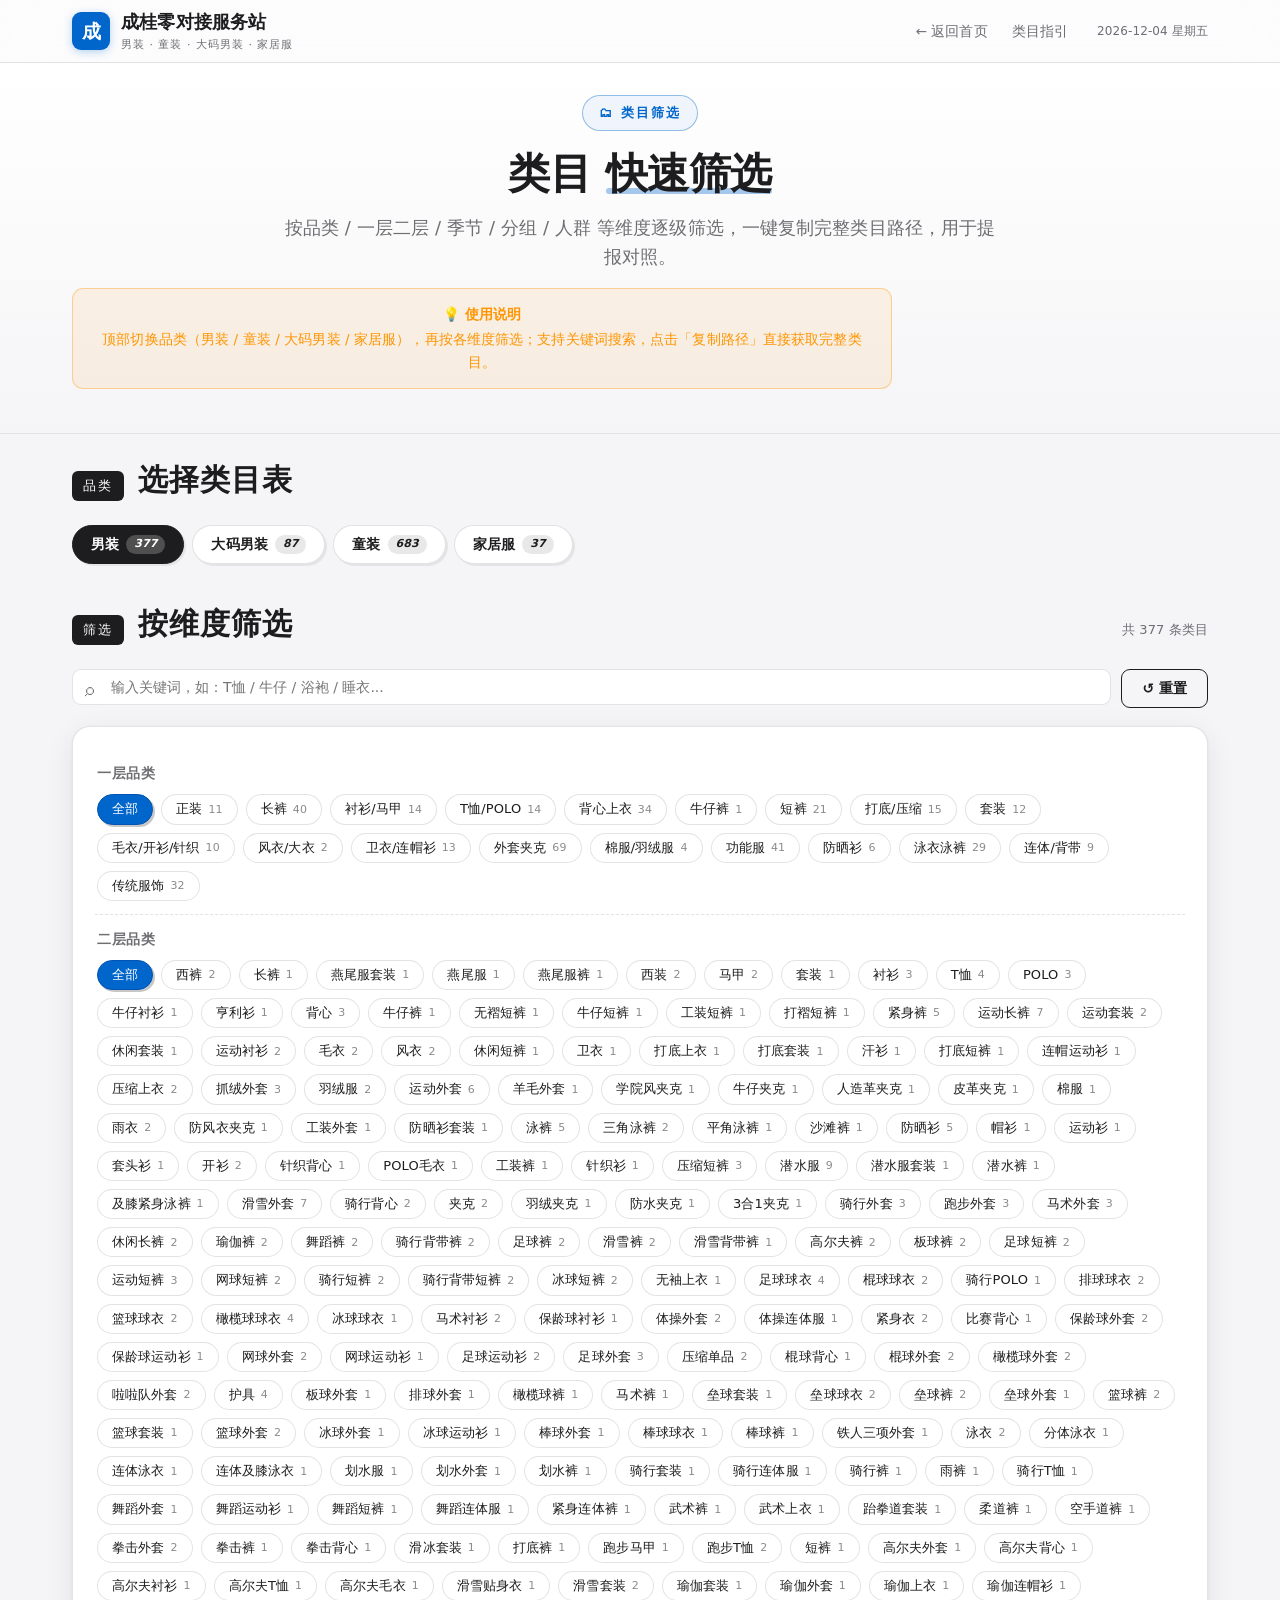
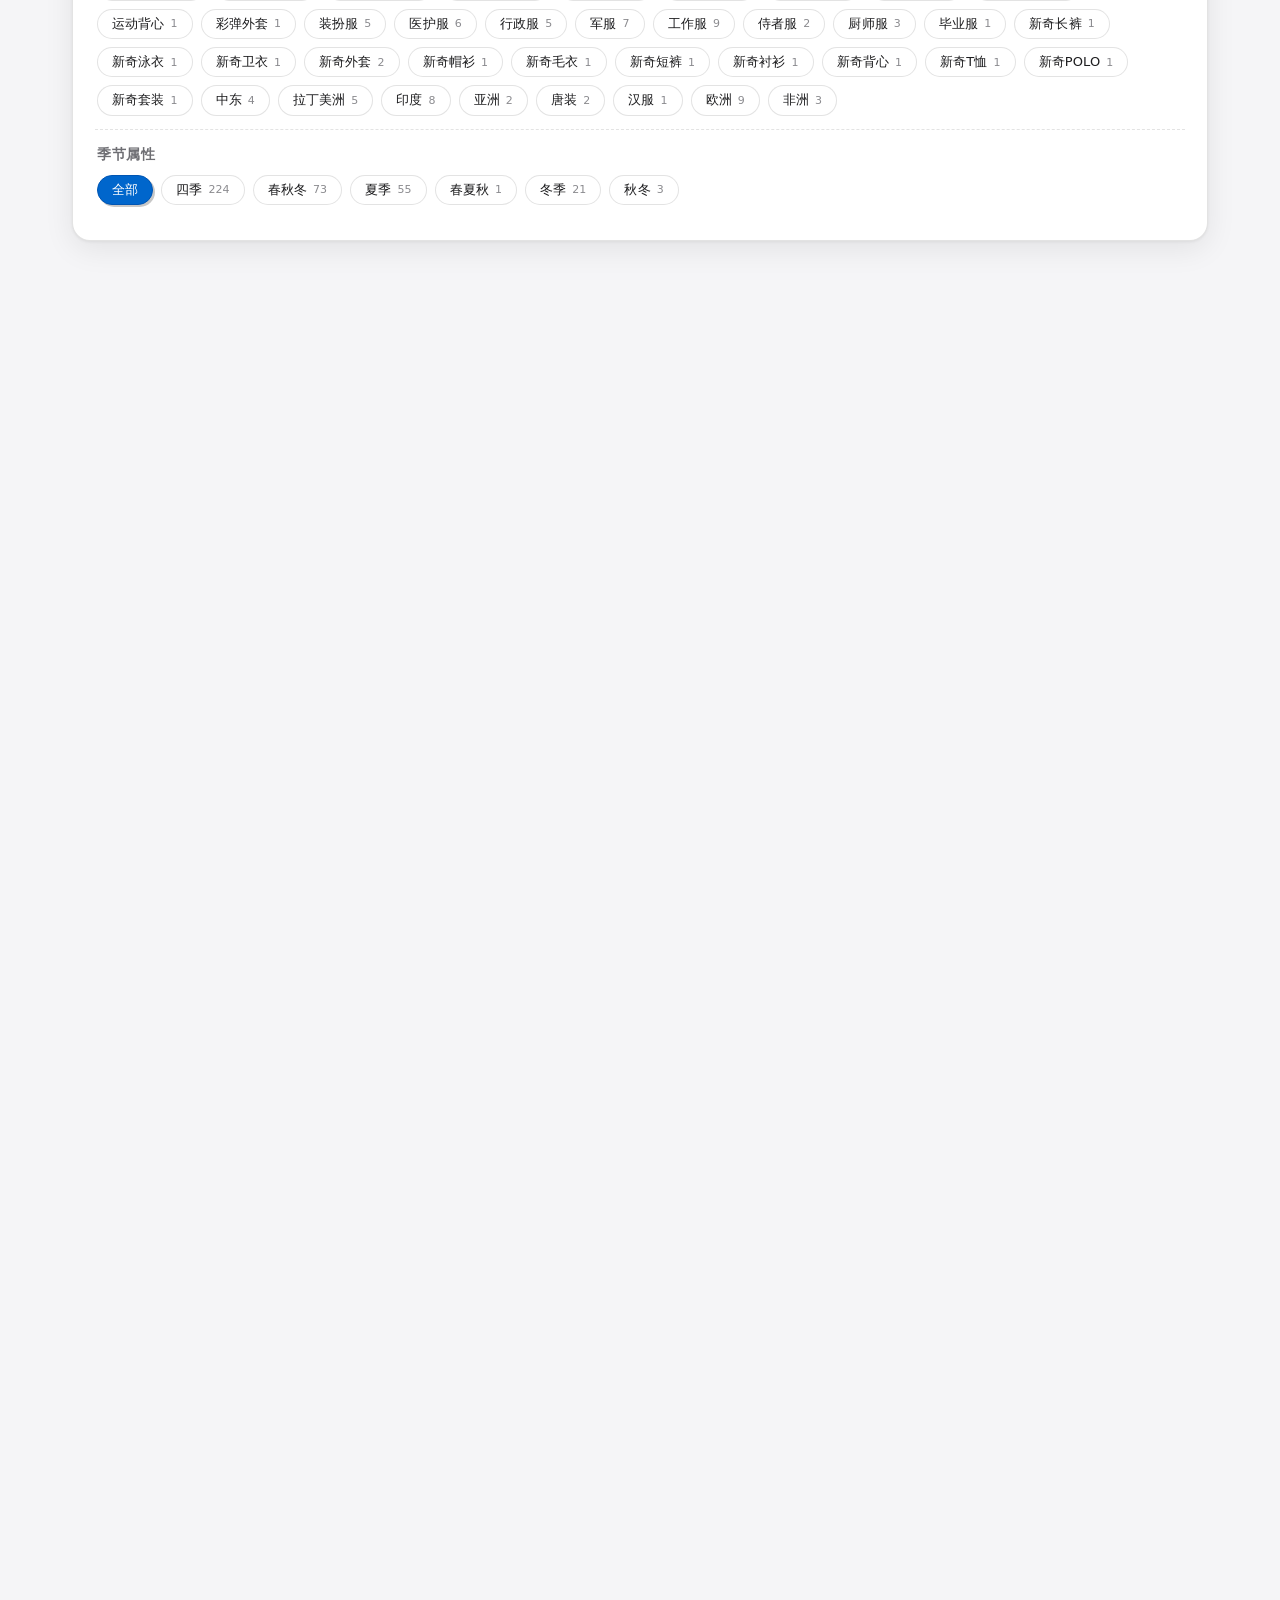
<file: category.html>
<!DOCTYPE html>
<html lang="zh-CN">
<head>
<meta charset="utf-8">
<meta name="viewport" content="width=device-width,initial-scale=1">
<title>类目筛选 | 成桂零对接服务站</title>
<link rel="icon" href="data:image/svg+xml,%3Csvg xmlns='http://www.w3.org/2000/svg' viewBox='0 0 100 100'%3E%3Crect width='100' height='100' rx='22' fill='%230066CC'/%3E%3Ctext x='50' y='70' font-size='56' text-anchor='middle' fill='%23fff' font-family='serif'%3E成%3C/text%3E%3C/svg%3E">
<link rel="stylesheet" href="elements/style.css">
</head>
<body>

<header class="topbar">
  <div class="wrap">
    <a class="brand" href="index.html">
      <span class="seal">成</span>
      <span>
        <span class="bt">成桂零对接服务站</span>
        <span class="bs">男装 · 童装 · 大码男装 · 家居服</span>
      </span>
    </a>
    <nav class="topnav">
      <a href="index.html">← 返回首页</a>
      <a href="index.html#sec-cat">类目指引</a>
    </nav>
    <span class="today js-date"></span>
  </div>
</header>

<section class="hero" style="padding:32px 0 28px">
  <div class="wrap">
    <span class="tagline">🗂 类目筛选</span>
    <h1 style="font-size:clamp(26px,4vw,42px)">类目 <span class="hl">快速筛选</span></h1>
    <p class="sub">按品类 / 一层二层 / 季节 / 分组 / 人群 等维度逐级筛选，一键复制完整类目路径，用于提报对照。</p>
    <div class="banner warn" style="max-width:820px">
      <div><b>💡 使用说明</b>顶部切换品类（男装 / 童装 / 大码男装 / 家居服），再按各维度筛选；支持关键词搜索，点击「复制路径」直接获取完整类目。</div>
    </div>
  </div>
</section>

<main class="wrap">
  <!-- 品类 Tab -->
  <section class="sec reveal" style="padding-top:20px">
    <div class="sec-head">
      <span class="sec-no">品类</span>
      <h2 class="sec-title">选择类目表</h2>
    </div>
    <div class="regiontabs" id="catTabs"></div>
  </section>

  <!-- 维度 + 搜索 -->
  <section class="sec reveal" style="padding-top:8px">
    <div class="sec-head">
      <span class="sec-no">筛选</span>
      <h2 class="sec-title">按维度筛选</h2>
      <span class="sec-sub" id="resultCount"></span>
    </div>
    <div class="searchbar">
      <div class="inwrap">
        <input type="search" id="kw" placeholder="输入关键词，如：T恤 / 牛仔 / 浴袍 / 睡衣...">
      </div>
      <button type="button" class="btn ghost" id="resetBtn">↺ 重置</button>
    </div>
    <div class="card" id="dims"><span class="loading"><span class="dot"></span><span class="dot"></span><span class="dot"></span> 加载中...</span></div>
  </section>

  <!-- 结果 -->
  <section class="sec reveal" style="padding-top:8px">
    <div class="card" id="results"><span class="loading"><span class="dot"></span><span class="dot"></span><span class="dot"></span> 加载中...</span></div>
  </section>
</main>

<footer class="footer">
  <div class="wrap">
    <div><b>成桂零对接服务站</b><br>类目筛选工具 · 男装 / 童装 / 大码男装 / 家居服</div>
    <div class="dis">
    </div>
    <div><span style="cursor:pointer" class="backtop" onclick="window.scrollTo({top:0,behavior:'smooth'})">↑ 返回顶部</span></div>
  </div>
</footer>

<script src="elements/data-full-categories.js"></script>
<script src="elements/common.js"></script>
<script src="elements/category-filter.js"></script>
</body>
</html>
</file>
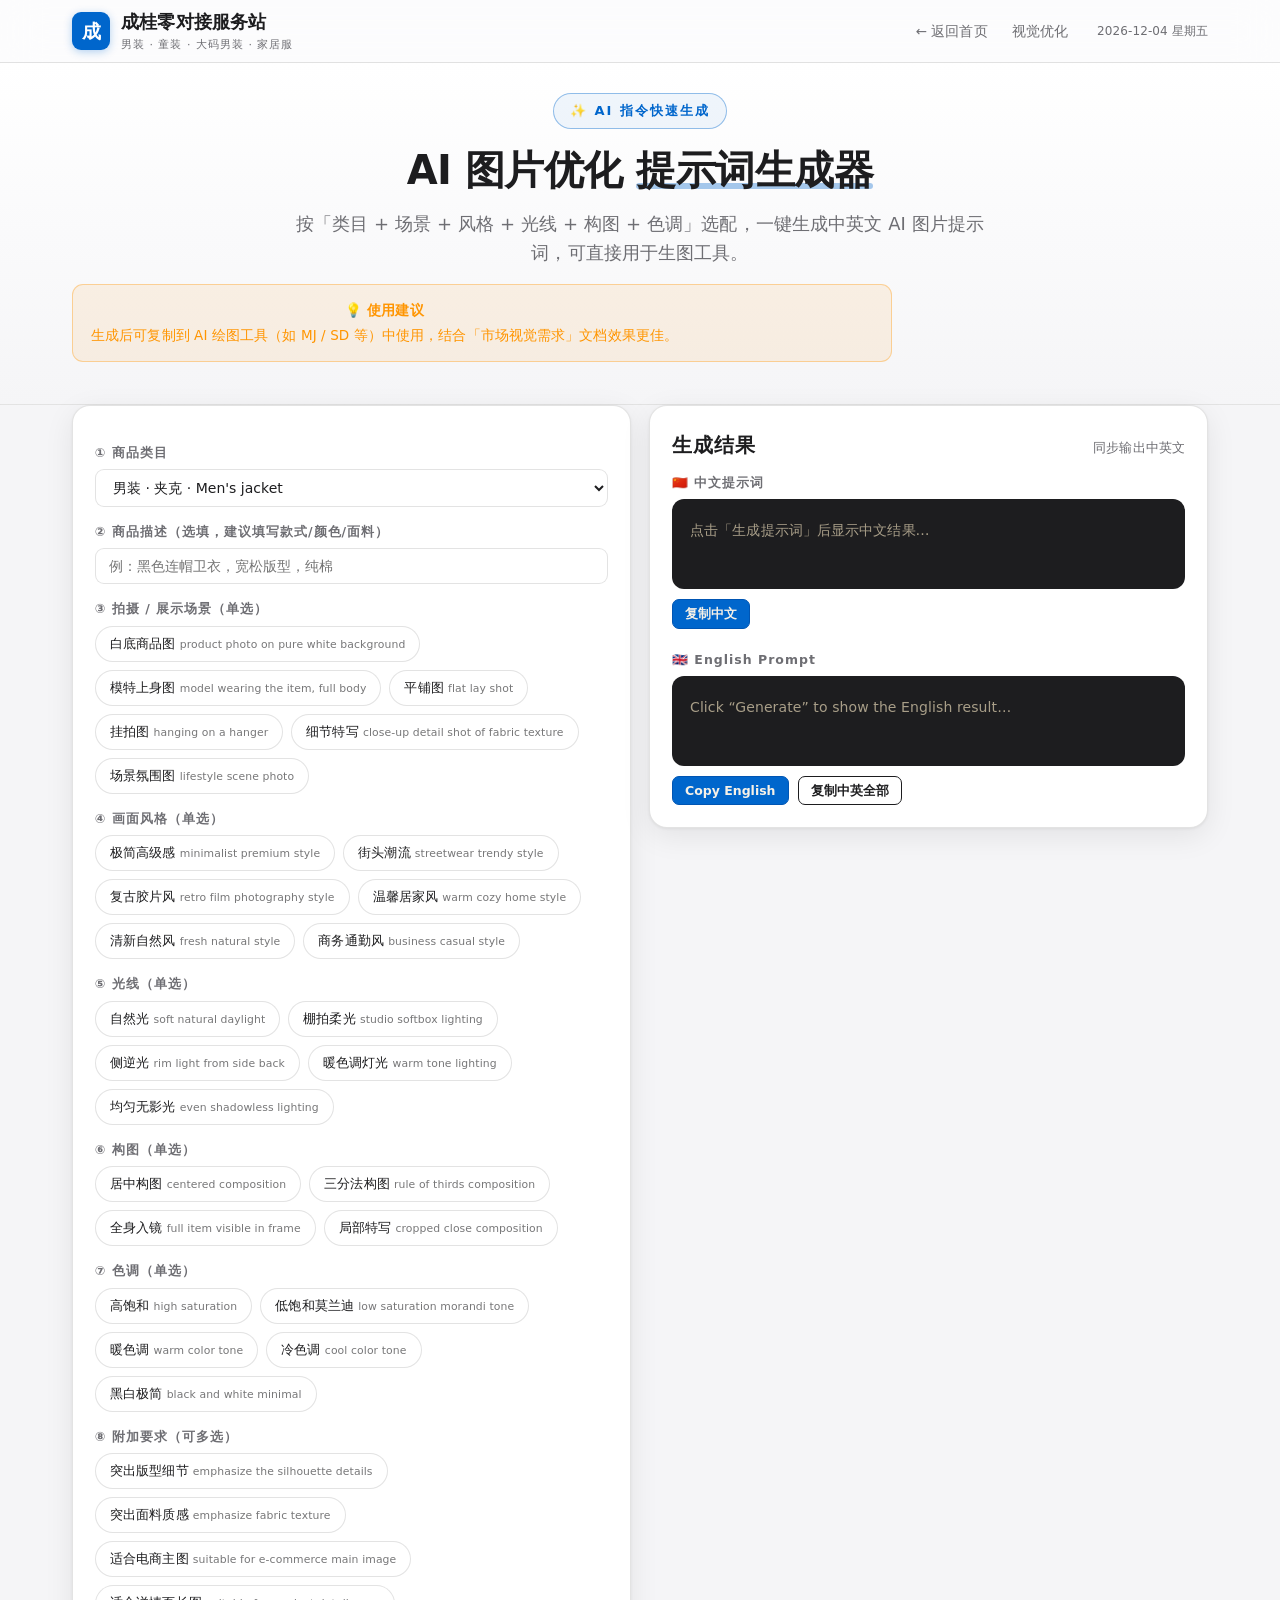
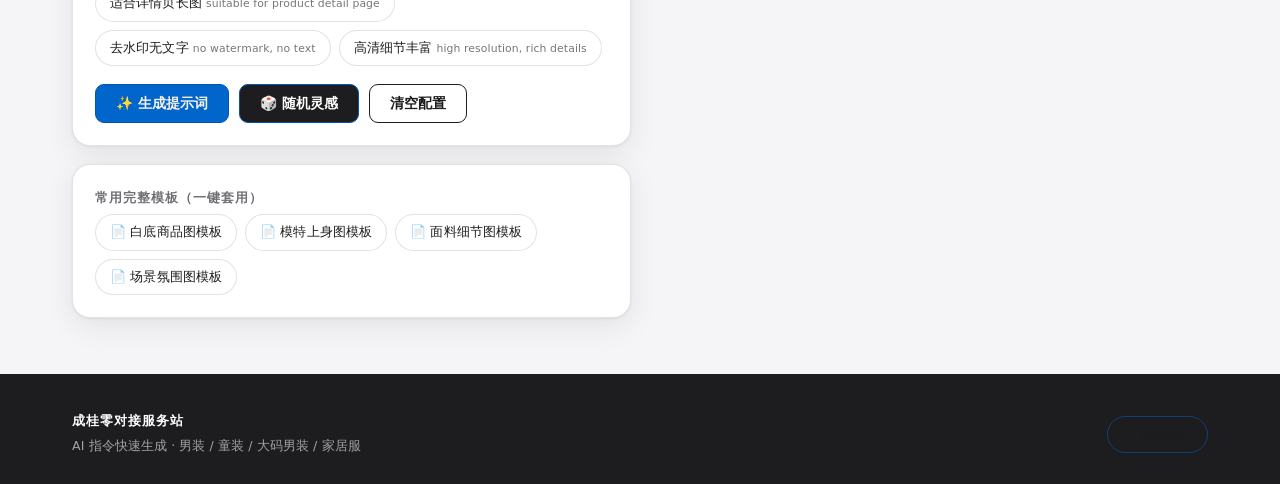
<file: image-optimization.html>
<!DOCTYPE html>
<html lang="zh-CN">
<head>
<meta charset="utf-8">
<meta name="viewport" content="width=device-width,initial-scale=1">
<title>AI 指令快速生成 | 成桂零对接服务站</title>
<link rel="icon" href="data:image/svg+xml,%3Csvg xmlns='http://www.w3.org/2000/svg' viewBox='0 0 100 100'%3E%3Crect width='100' height='100' rx='22' fill='%23b23a2e'/%3E%3Ctext x='50' y='70' font-size='56' text-anchor='middle' fill='%23fff8ec' font-family='serif'%3E成%3C/text%3E%3C/svg%3E">
<link rel="stylesheet" href="elements/style.css">
</head>
<body>

<header class="topbar">
  <div class="wrap">
    <a class="brand" href="index.html">
      <span class="seal">成</span>
      <span>
        <span class="bt">成桂零对接服务站</span>
        <span class="bs">男装 · 童装 · 大码男装 · 家居服</span>
      </span>
    </a>
    <nav class="topnav">
      <a href="index.html">← 返回首页</a>
      <a href="index.html#sec-visual">视觉优化</a>
    </nav>
    <span class="today js-date"></span>
  </div>
</header>

<section class="hero" style="padding:30px 0 26px">
  <div class="wrap">
    <span class="tagline">✨ AI 指令快速生成</span>
    <h1 style="font-size:clamp(26px,4vw,40px)">AI 图片优化 <span class="hl">提示词生成器</span></h1>
    <p class="sub">按「类目 + 场景 + 风格 + 光线 + 构图 + 色调」选配，一键生成中英文 AI 图片提示词，可直接用于生图工具。</p>
    <div class="banner warn" style="max-width:820px">
      <div><b>💡 使用建议</b>生成后可复制到 AI 绘图工具（如 MJ / SD 等）中使用，结合「市场视觉需求」文档效果更佳。</div>
    </div>
  </div>
</section>

<main class="wrap">
  <div class="grid g2">

    <!-- 左：配置区 -->
    <div>
      <div class="card reveal">
        <label class="label" for="catSel">① 商品类目</label>
        <select id="catSel"></select>

        <label class="label" for="descInput">② 商品描述（选填，建议填写款式/颜色/面料）</label>
        <input type="text" id="descInput" placeholder="例：黑色连帽卫衣，宽松版型，纯棉">

        <label class="label">③ 拍摄 / 展示场景（单选）</label>
        <div class="chipgroup" id="chpScene"></div>

        <label class="label">④ 画面风格（单选）</label>
        <div class="chipgroup" id="chpStyle"></div>

        <label class="label">⑤ 光线（单选）</label>
        <div class="chipgroup" id="chpLight"></div>

        <label class="label">⑥ 构图（单选）</label>
        <div class="chipgroup" id="chpShot"></div>

        <label class="label">⑦ 色调（单选）</label>
        <div class="chipgroup" id="chpTone"></div>

        <label class="label">⑧ 附加要求（可多选）</label>
        <div class="chipgroup" id="chpExtra"></div>

        <div style="display:flex;gap:10px;flex-wrap:wrap;margin-top:18px">
          <button type="button" class="btn accent" onclick="doBuild()">✨ 生成提示词</button>
          <button type="button" class="btn gold" onclick="doRandom()">🎲 随机灵感</button>
          <button type="button" class="btn ghost" onclick="doClear()">清空配置</button>
        </div>
      </div>

      <div class="card reveal" style="margin-top:18px">
        <label class="label" style="margin-top:0">常用完整模板（一键套用）</label>
        <div class="chipgroup" id="tplList"></div>
      </div>
    </div>

    <!-- 右：输出区 -->
    <div>
      <div class="card reveal">
        <div class="sec-head" style="margin-bottom:10px">
          <h2 class="sec-title" style="font-size:20px">生成结果</h2>
          <span class="sec-sub">同步输出中英文</span>
        </div>
        <label class="label" style="margin-top:0" id="cnLabel">🇨🇳 中文提示词</label>
        <div class="prompt-out" id="outCn"><span class="ph">点击「生成提示词」后显示中文结果…</span></div>
        <div style="display:flex;gap:9px;margin:10px 0 20px">
          <button type="button" class="btn sm accent" onclick="copyOut(0)">复制中文</button>
        </div>

        <label class="label" id="enLabel">🇬🇧 English Prompt</label>
        <div class="prompt-out" id="outEn"><span class="ph">Click “Generate” to show the English result…</span></div>
        <div style="display:flex;gap:9px;margin-top:10px">
          <button type="button" class="btn sm accent" onclick="copyOut(1)">Copy English</button>
          <button type="button" class="btn sm ghost" onclick="copyOut(2)">复制中英全部</button>
        </div>
      </div>
    </div>

  </div>
</main>

<footer class="footer">
  <div class="wrap">
    <div><b>成桂零对接服务站</b><br>AI 指令快速生成 · 男装 / 童装 / 大码男装 / 家居服</div>
    <div class="dis">
    </div>
    <div><span style="cursor:pointer" class="backtop" onclick="window.scrollTo({top:0,behavior:'smooth'})">↑ 返回顶部</span></div>
  </div>
</footer>

<script src="elements/data-visual-prompts.js"></script>
<script src="elements/common.js"></script>
<script>
(function(){
  var V=window.CGL_VISUAL;
  var $=function(id){return document.getElementById(id);};
  var groups=['scene','style','light','shot','tone','extra'];
  var picked={scene:-1,style:-1,light:-1,shot:-1,tone:-1,extra:[]};
  var last={cn:'',en:''};

  function elData(g){ return {scene:V.scenes,style:V.styles,light:V.lights,shot:V.shots,tone:V.tones,extra:V.extra}[g]; }

  function renderCats(){
    var s=$('catSel');
    var h='';
    for(var i=0;i<V.categories.length;i++){
      h+='<option value="'+i+'">'+CGL.esc(V.categories[i].cn)+' · '+CGL.esc(V.categories[i].en)+'</option>';
    }
    s.innerHTML=h;
  }

  function renderChips(){
    var ids={scene:'chpScene',style:'chpStyle',light:'chpLight',shot:'chpShot',tone:'chpTone',extra:'chpExtra'};
    for(var g=0;g<groups.length;g++){
      var key=groups[g];
      var list=elData(key);
      var h='';
      for(var i=0;i<list.length;i++){
        var on = key==='extra' ? (picked.extra.indexOf(i)>=0) : (picked[key]===i);
        h+='<span class="chip'+(on?' on':'')+'" data-g="'+key+'" data-i="'+i+'">'+CGL.esc(list[i].cn)+' <small style="opacity:.6">'+CGL.esc(list[i].en)+'</small></span>';
      }
      $(ids[key]).innerHTML=h;
    }
    var chips=document.querySelectorAll('.chip');
    for(var c=0;c<chips.length;c++){
      (function(ch){
        ch.addEventListener('click',function(){
          var g=ch.getAttribute('data-g');
          var i=Number(ch.getAttribute('data-i'));
          if(g==='extra'){
            var idx=picked.extra.indexOf(i);
            if(idx>=0) picked.extra.splice(idx,1); else picked.extra.push(i);
            ch.classList.toggle('on');
          }else{
            if(picked[g]===i){ picked[g]=-1; ch.classList.remove('on'); }
            else{
              picked[g]=i;
              var sib=document.querySelectorAll('.chip[data-g="'+g+'"]');
              for(var s=0;s<sib.length;s++) sib[s].classList.remove('on');
              ch.classList.add('on');
            }
          }
        });
      })(chips[c]);
    }
  }

  function renderTpl(){
    var h='';
    for(var i=0;i<V.templates.length;i++){
      h+='<span class="chip" data-i="'+i+'">📄 '+CGL.esc(V.templates[i].name)+'</span>';
    }
    $('tplList').innerHTML=h;
    var chips=$('tplList').querySelectorAll('.chip');
    for(var c=0;c<chips.length;c++){
      (function(ch){
        ch.addEventListener('click',function(){
          var t=V.templates[Number(ch.getAttribute('data-i'))];
          last={cn:t.cn,en:t.en};
          $('outCn').textContent=t.cn;
          $('outEn').textContent=t.en;
          CGL.toast('已套用模板，可复制');
        });
      })(chips[c]);
    }
  }

  function buildPrompt(){
    var cat=V.categories[Number($('catSel').value)];
    var desc=$('descInput').value.trim();
    function w(key){
      var i=picked[key];
      if(i<0||i===undefined||i===null) return null;
      return elData(key)[i];
    }
    var sc=w('scene'), st=w('style'), li=w('light'), sh=w('shot'), to=w('tone');
    var exts=picked.extra.map(function(i){return V.extra[i];});

    var cnParts=['商品类目：'+cat.cn];
    if(desc) cnParts.push('商品描述：'+desc);
    var req=[];
    if(sc) req.push(sc.cn);
    if(st) req.push(st.cn);
    if(li) req.push(li.cn);
    if(sh) req.push(sh.cn);
    if(to) req.push(to.cn);
    exts.forEach(function(e){ req.push(e.cn); });
    cnParts.push('拍摄要求：'+req.join('，'));
    var cn=cnParts.join('。')+'。';

    var enParts=['Product: '+cat.en+'.'];
    if(desc){ enParts.push('Item description: '+desc+'.'); }
    var reqEn=[];
    if(sc) reqEn.push(sc.en);
    if(st) reqEn.push(st.en);
    if(li) reqEn.push(li.en);
    if(sh) reqEn.push(sh.en);
    if(to) reqEn.push(to.en);
    exts.forEach(function(e){ reqEn.push(e.en); });
    if(reqEn.length) enParts.push('Shooting requirements: '+reqEn.join(', ')+'.');
    var en=enParts.join(' ');

    return {cn:cn,en:en};
  }

  window.doBuild=function(){
    var r=buildPrompt();
    last=r;
    $('outCn').textContent=r.cn;
    $('outEn').textContent=r.en;
    CGL.toast('已生成提示词');
  };

  window.doRandom=function(){
    function ri(n){ return Math.floor(Math.random()*n); }
    picked.scene=ri(V.scenes.length);
    picked.style=ri(V.styles.length);
    picked.light=ri(V.lights.length);
    picked.shot=ri(V.shots.length);
    picked.tone=ri(V.tones.length);
    picked.extra=[];
    var n=Math.floor(Math.random()*3);
    for(var i=0;i<n;i++) picked.extra.push(ri(V.extra.length));
    renderChips();
    window.doBuild();
  };

  window.doClear=function(){
    picked={scene:-1,style:-1,light:-1,shot:-1,tone:-1,extra:[]};
    $('descInput').value='';
    renderChips();
    CGL.toast('已清空配置');
  };

  window.copyOut=function(t){
    var txt= t===0?last.cn : (t===1?last.en : (last.cn+'\n\n'+last.en));
    if(!txt){ CGL.toast('请先生成提示词'); return; }
    CGL.copyText(txt);
  };

  document.addEventListener('DOMContentLoaded',function(){
    if(!V){ document.querySelector('main').innerHTML='<p class="ph" style="padding:40px">未找到配置数据文件 elements/data-visual-prompts.js</p>'; return; }
    renderCats();
    renderChips();
    renderTpl();
  });
})();
</script>
</body>
</html>
</file>
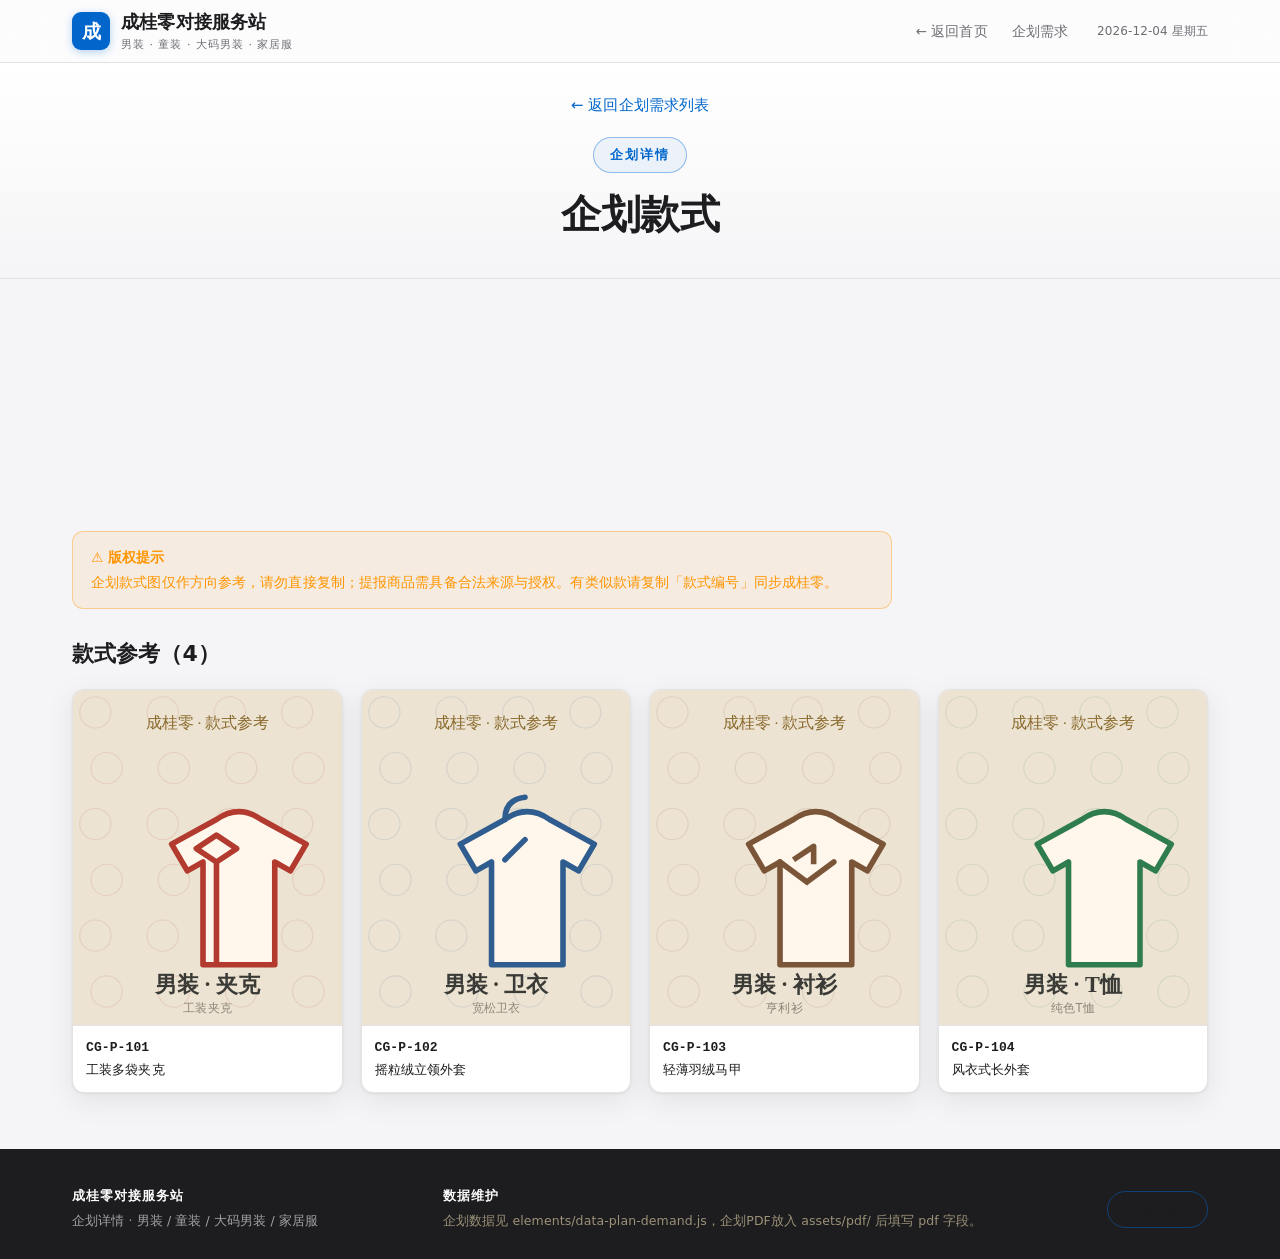
<file: plan-detail.html>
<!DOCTYPE html>
<html lang="zh-CN">
<head>
<meta charset="utf-8">
<meta name="viewport" content="width=device-width,initial-scale=1">
<title>企划详情 | 成桂零对接服务站</title>
<link rel="icon" href="data:image/svg+xml,%3Csvg xmlns='http://www.w3.org/2000/svg' viewBox='0 0 100 100'%3E%3Crect width='100' height='100' rx='22' fill='%230066cc'/%3E%3Ctext x='50' y='70' font-size='56' text-anchor='middle' fill='%23fff' font-family='serif'%3E成%3C/text%3E%3C/svg%3E">
<link rel="stylesheet" href="elements/style.css">
<style>
  .pdfwrap{background:var(--gray-bg,#f5f5f7);border:1px solid var(--line,#e8e8ed);border-radius:18px;padding:14px;margin:0 0 26px}
  .pdfwrap .pdfhead{display:flex;align-items:center;gap:10px;font-weight:600;font-size:15px;margin:0 4px 10px;color:var(--ink,#1d1d1f)}
  .pdfwrap iframe{width:100%;height:560px;border:none;border-radius:12px;background:#fff}
  .pdfplaceholder{border:2px dashed var(--line,#c7c7cc);border-radius:12px;padding:40px 20px;text-align:center;color:var(--sub,#6e6e73)}
  .pdfplaceholder .btn{margin-top:12px}
  .backrow{margin:0 0 18px}
  .backrow a{color:var(--link,#0066cc);text-decoration:none;font-weight:500}
</style>
</head>
<body>

<header class="topbar">
  <div class="wrap">
    <a class="brand" href="index.html">
      <span class="seal">成</span>
      <span>
        <span class="bt">成桂零对接服务站</span>
        <span class="bs">男装 · 童装 · 大码男装 · 家居服</span>
      </span>
    </a>
    <nav class="topnav">
      <a href="index.html">← 返回首页</a>
      <a href="plan-demand.html">企划需求</a>
    </nav>
    <span class="today js-date"></span>
  </div>
</header>

<section class="hero" style="padding:30px 0 24px">
  <div class="wrap">
    <div class="backrow"><a href="plan-demand.html">← 返回企划需求列表</a></div>
    <span class="tagline js-cat">企划详情</span>
    <h1 class="js-title" style="font-size:clamp(26px,4vw,40px)">企划款式</h1>
    <p class="js-desc sub"></p>
  </div>
</section>

<main class="wrap" id="planDetailRoot">
  <span class="loading"><span class="dot"></span><span class="dot"></span><span class="dot"></span> 加载中...</span>
</main>

<footer class="footer">
  <div class="wrap">
    <div><b>成桂零对接服务站</b><br>企划详情 · 男装 / 童装 / 大码男装 / 家居服</div>
    <div class="dis"><b>数据维护</b><br>企划数据见 elements/data-plan-demand.js，企划PDF放入 assets/pdf/ 后填写 pdf 字段。</div>
    <div><span style="cursor:pointer" class="backtop" onclick="window.scrollTo({top:0,behavior:'smooth'})">↑ 返回顶部</span></div>
  </div>
</footer>

<script src="elements/data-plan-demand.js"></script>
<script src="elements/common.js"></script>
<script>
(function(){
  var $=function(id){return document.getElementById(id);};
  function qs(){var m=location.search.match(/[?&]id=(\d+)/);return m?parseInt(m[1],10):0;}
  var idx=qs();
  var DATA=window.CGL_PLAN_DEMAND||[];
  var grp=DATA[idx];

  function init(){
    var root=$('planDetailRoot');
    if(!grp){
      root.innerHTML='<p class="ph">未找到该企划（id='+idx+'）。请从企划需求列表进入。</p>';
      return;
    }
    var cat=$('cat'); if(cat) cat.textContent='📚 '+(grp.cat||'企划');
    var t=$('title'); if(t) t.textContent=grp.group;
    var d=$('desc'); if(d) d.textContent=grp.desc||'';
    var items=grp.items||[];
    var pdfName=grp.pdf||('plan-'+(idx+1)+'.pdf');
    var pdfHref='assets/pdf/'+pdfName;

    var h='';
    // PDF 区
    h+='<div class="pdfwrap reveal"><div class="pdfhead">📄 企划材料（'+CGL.esc(pdfName)+'）</div>';
    h+='<div class="pdfslot" id="pdfSlot"><div class="pdfplaceholder">'+ 
       '<div>企划PDF材料尚未上传，请联系负责人上传后自动显示预览。</div>'+
       '<button class="btn" data-open="'+CGL.esc(pdfHref)+'">在浏览器中打开该PDF</button></div></div></div>';
    // 版权提示
    h+='<div class="banner warn" style="max-width:820px;margin:0 0 26px"><div><b>⚠️ 版权提示</b>企划款式图仅作方向参考，请勿直接复制；提报商品需具备合法来源与授权。有类似款请复制「款式编号」同步成桂零。</div></div>';
    // 款式网格
    if(items.length){
      h+='<h2 style="margin:6px 0 16px;font-size:22px">款式参考（'+items.length+'）</h2><div class="grid g4">';
      for(var i=0;i<items.length;i++){
        var it=items[i];
        h+='<div class="imgcard" data-idx="'+i+'"><div class="ph"><img src="'+CGL.esc(it.img)+'" alt="'+CGL.esc(it.title)+'" loading="lazy"></div>'+
           '<div class="pbody"><div class="pno">'+CGL.esc(it.no)+'</div><div style="font-size:13px">'+CGL.esc(it.title)+'</div></div></div>';
      }
      h+='</div>';
    }else{
      h+='<p class="ph">该企划暂未录入款式。</p>';
    }
    root.innerHTML=h;

    // PDF 存在性探测（客户端尽力而为：加载失败则保留占位）
    var slot=$('pdfSlot');
    var ifr=document.createElement('iframe');
    ifr.title=pdfName;
    var loaded=false;
    ifr.onload=function(){ loaded=true; slot.innerHTML=''; slot.appendChild(ifr); };
    ifr.onerror=function(){ /* 保持占位 */ };
    ifr.src=pdfHref;
    setTimeout(function(){ if(!loaded){ /* 文件不可加载，保留占位；放置打开按钮事件 */ } },1500);

    // 打开按钮
    var openBtns=root.querySelectorAll('[data-open]');
    for(var j=0;j<openBtns.length;j++){ (function(btn){ btn.addEventListener('click',function(){ window.open(btn.getAttribute('data-open'),'_blank'); }); })(openBtns[j]); }

    // 款式点击放大
    var cards=root.querySelectorAll('.imgcard');
    for(var k=0;k<cards.length;k++){ (function(card){ card.addEventListener('click',function(){
      var o=items[parseInt(card.getAttribute('data-idx'),10)];
      if(!o) return;
      CGL.viewImage({img:o.img,title:o.title,extra:[['款式编号',o.no],['企划',grp.group],['类目',grp.cat||'-']],
        acts:[{label:'复制款式编号',cls:'accent',fn:function(){CGL.copyText(o.no);}}]});
    }); })(cards[k]); }
  }

  document.addEventListener('DOMContentLoaded',init);
})();
</script>
</body>
</html>
</file>
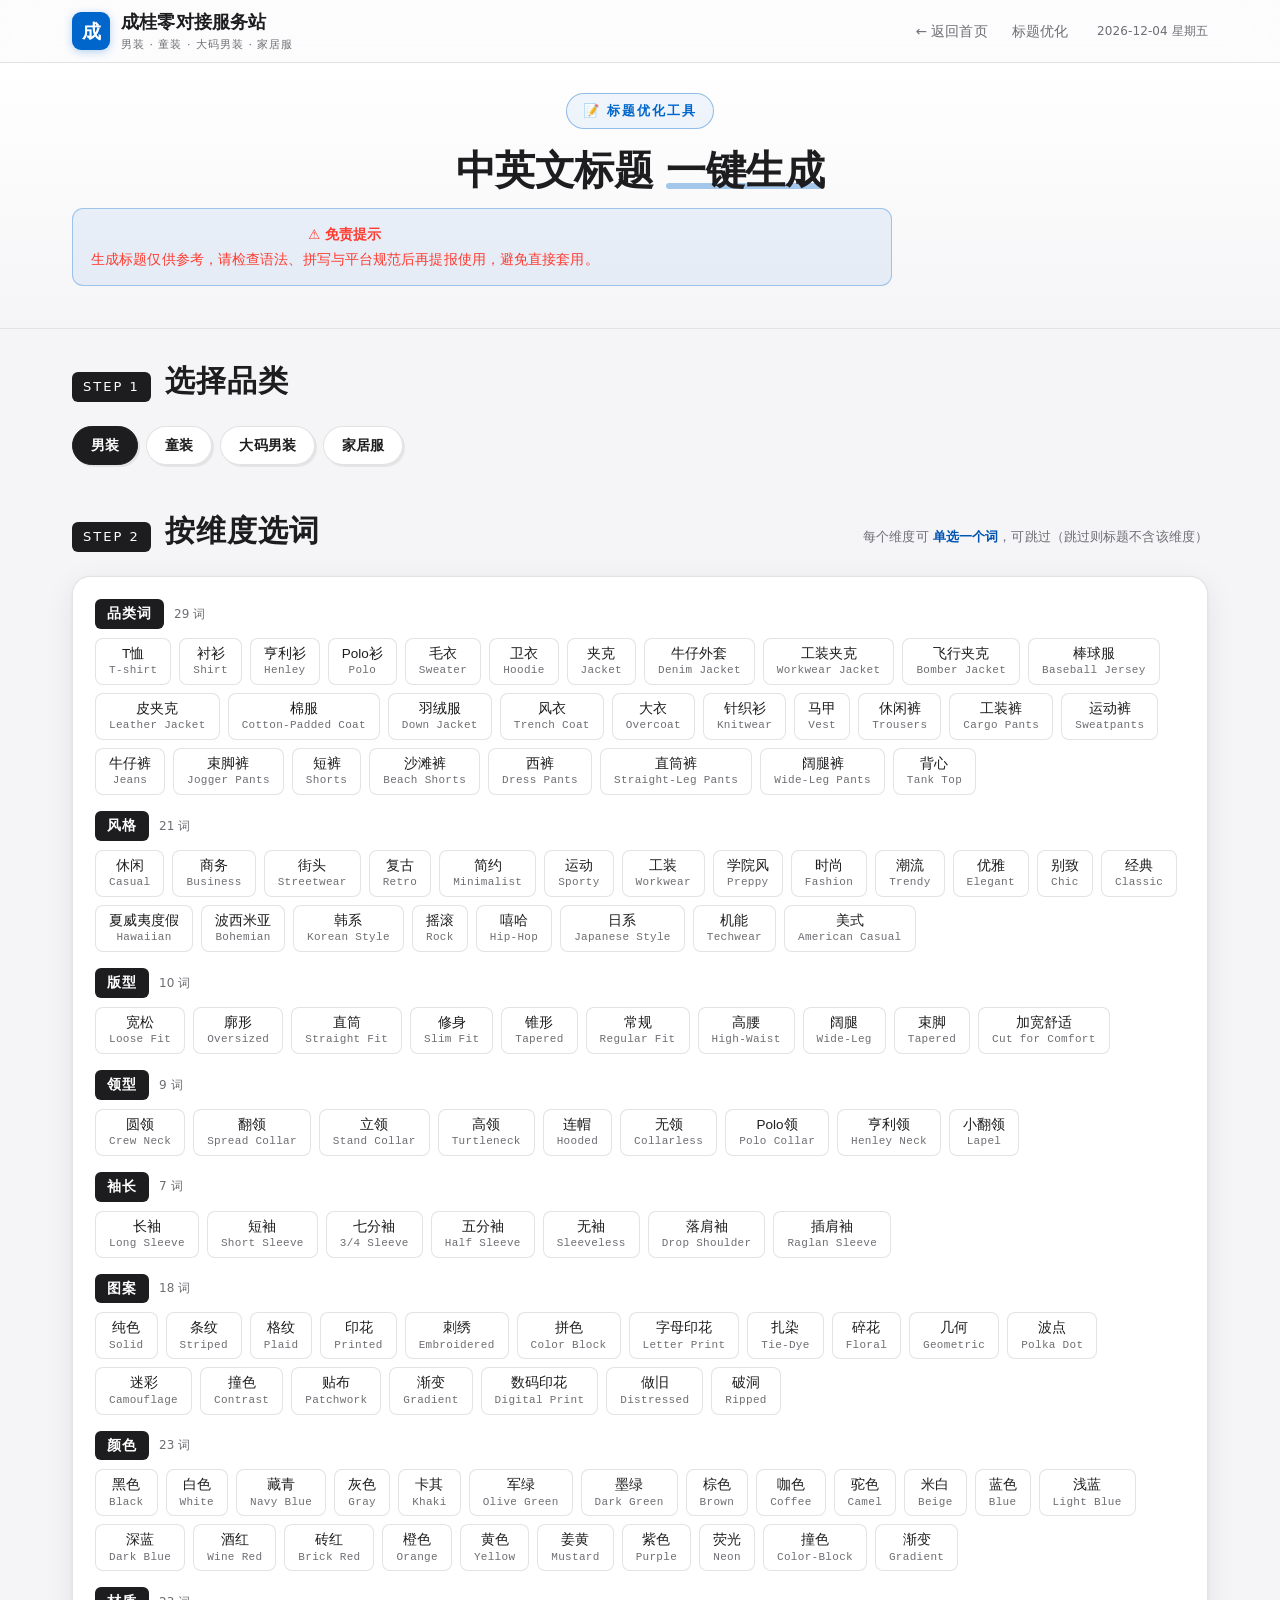
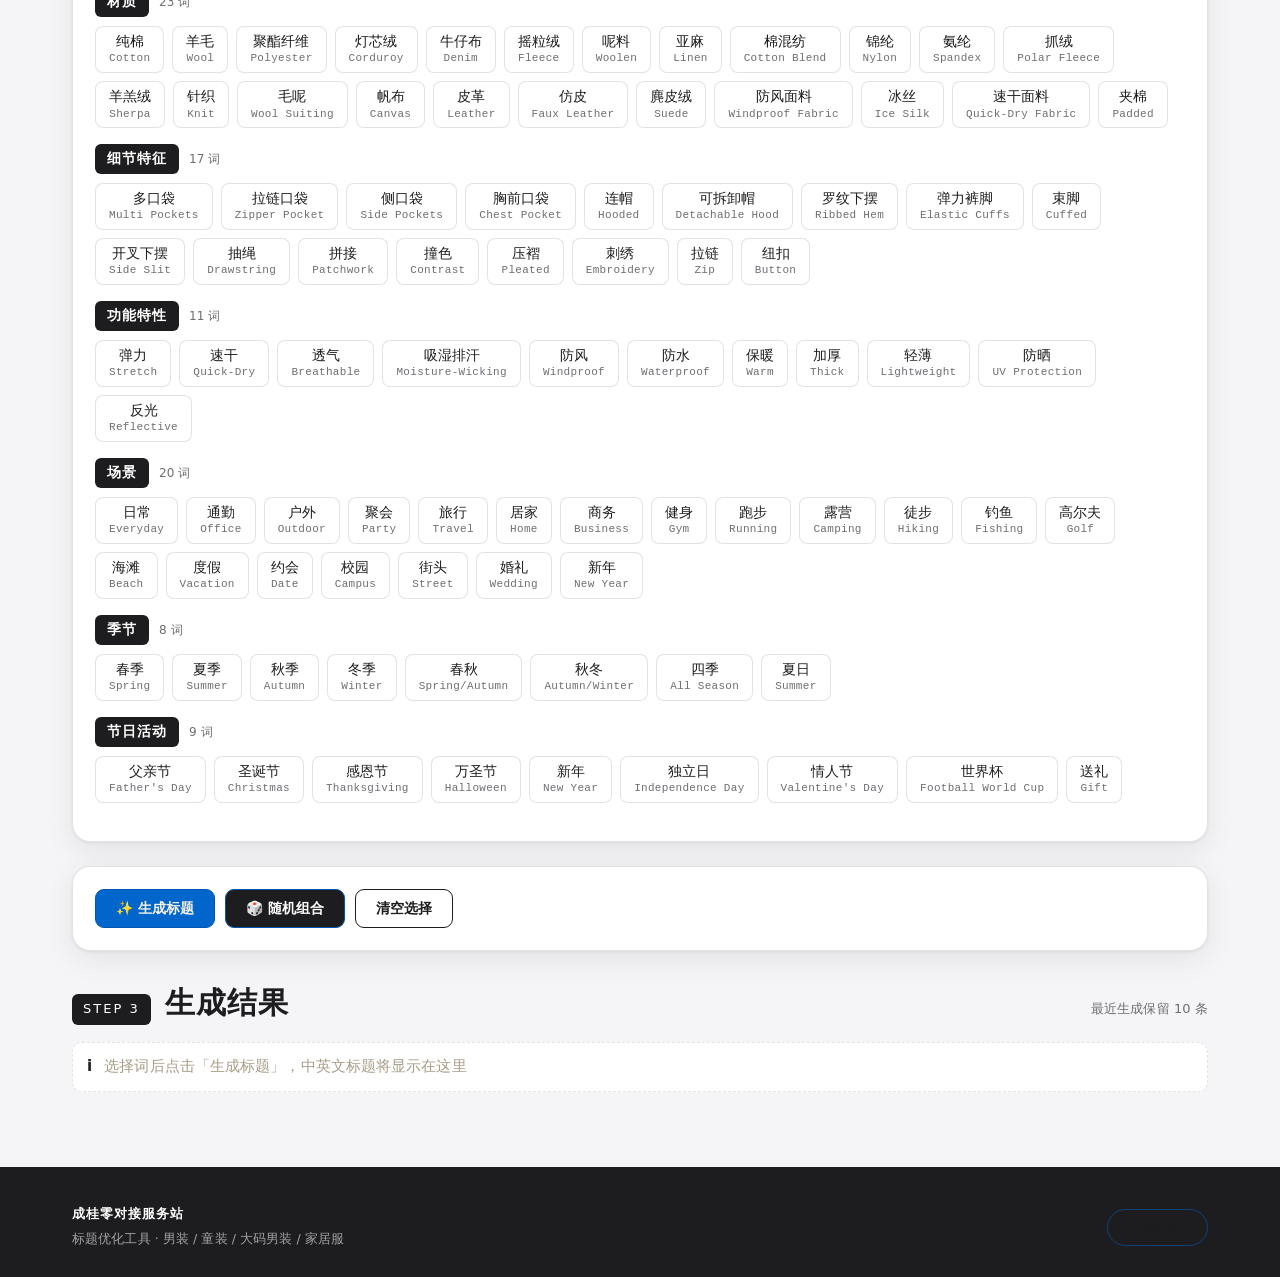
<file: title-optimization.html>
<!DOCTYPE html>
<html lang="zh-CN">
<head>
<meta charset="utf-8">
<meta name="viewport" content="width=device-width,initial-scale=1">
<title>标题优化工具 | 成桂零对接服务站</title>
<link rel="icon" href="data:image/svg+xml,%3Csvg xmlns='http://www.w3.org/2000/svg' viewBox='0 0 100 100'%3E%3Crect width='100' height='100' rx='22' fill='%23b23a2e'/%3E%3Ctext x='50' y='70' font-size='56' text-anchor='middle' fill='%23fff8ec' font-family='serif'%3E成%3C/text%3E%3C/svg%3E">
<link rel="stylesheet" href="elements/style.css">
</head>
<body>

<header class="topbar">
  <div class="wrap">
    <a class="brand" href="index.html">
      <span class="seal">成</span>
      <span>
        <span class="bt">成桂零对接服务站</span>
        <span class="bs">男装 · 童装 · 大码男装 · 家居服</span>
      </span>
    </a>
    <nav class="topnav">
      <a href="index.html">← 返回首页</a>
      <a href="index.html#sec-title">标题优化</a>
    </nav>
    <span class="today js-date"></span>
  </div>
</header>

<section class="hero" style="padding:30px 0 26px">
  <div class="wrap">
    <span class="tagline">📝 标题优化工具</span>
    <h1 style="font-size:clamp(26px,4vw,40px)">中英文标题 <span class="hl">一键生成</span></h1>
    <div class="banner red" style="max-width:820px">
      <div><b>⚠️ 免责提示</b>生成标题仅供参考，请检查语法、拼写与平台规范后再提报使用，避免直接套用。</div>
    </div>
  </div>
</section>

<main class="wrap">

  <!-- 品类选择 -->
  <section class="sec reveal" style="padding-top:26px">
    <div class="sec-head">
      <span class="sec-no">STEP 1</span>
      <h2 class="sec-title">选择品类</h2>
    </div>
    <div class="regiontabs" id="catTabs"></div>
  </section>

  <!-- 维度选词 -->
  <section class="sec reveal" style="padding-top:14px">
    <div class="sec-head">
      <span class="sec-no">STEP 2</span>
      <h2 class="sec-title">按维度选词</h2>
      <span class="sec-sub">每个维度可 <b>单选一个词</b>，可跳过（跳过则标题不含该维度）</span>
    </div>
    <div class="card" id="dimRoot"><span class="loading"><span class="dot"></span><span class="dot"></span><span class="dot"></span> 加载中...</span></div>
  </section>

  <!-- 操作 -->
  <section class="sec reveal" style="padding-top:14px">
    <div class="card" style="display:flex;gap:10px;flex-wrap:wrap;align-items:center">
      <button type="button" class="btn accent" onclick="doGenerate()">✨ 生成标题</button>
      <button type="button" class="btn gold" onclick="doRandom()">🎲 随机组合</button>
      <button type="button" class="btn ghost" onclick="doClear()">清空选择</button>
      <span id="selCount" style="font-size:13px;color:var(--ink2)"></span>
    </div>

    <div class="sec-head" style="margin-top:26px;margin-bottom:6px">
      <span class="sec-no">STEP 3</span>
      <h2 class="sec-title">生成结果</h2>
      <span class="sec-sub">最近生成保留 10 条</span>
    </div>
    <ul class="genlist" id="genList">
      <li style="border-style:dashed;cursor:default"><span class="gidx">i</span><span class="gtxt ph">选择词后点击「生成标题」，中英文标题将显示在这里</span></li>
    </ul>
  </section>

</main>

<footer class="footer">
  <div class="wrap">
    <div><b>成桂零对接服务站</b><br>标题优化工具 · 男装 / 童装 / 大码男装 / 家居服</div>
    <div class="dis">
    </div>
    <div><span style="cursor:pointer" class="backtop" onclick="window.scrollTo({top:0,behavior:'smooth'})">↑ 返回顶部</span></div>
  </div>
</footer>

<script src="elements/data-title-words.js"></script>
<script src="elements/common.js"></script>
<script>
(function(){
  var CATS=window.CGL_TITLE_WORDS||{};
  var catKeys=Object.keys(CATS);
  var curCat=catKeys[0]||'';
  var sel={};        // dim -> idx
  var genItems=[];   // [{cn,en}]

  var $=function(id){return document.getElementById(id);};

  /* 中英文占位符映射：英文模板键 -> 中文维度名 */
  var EN2DIM={
    style:'风格',pattern:'图案',color:'颜色',fabric:'材质',collar:'领型',
    sleeve:'袖长',category:'品类词',scene:'场景',fit:'版型',age:'年龄段',
    gender:'性别',season:'季节',detail:'细节特征',func:'功能特性',
    waist:'腰型',length:'长度',event:'节日活动',crowd:'人群'
  };

  function renderCatTabs(){
    var h='';
    for(var i=0;i<catKeys.length;i++){
      h+='<span class="rtab'+(i===0?' on':'')+'" onclick="pickCat(\''+catKeys[i]+'\')">'+CGL.esc(catKeys[i])+'</span>';
    }
    $('catTabs').innerHTML=h;
  }
  window.pickCat=function(c){
    curCat=c;
    var sp=$('catTabs').querySelectorAll('.rtab');
    for(var k=0;k<sp.length;k++) sp[k].classList.toggle('on',sp[k].textContent===c);
    sel={};
    renderDims();
  };

  function renderDims(){
    var cfg=CATS[curCat];
    if(!cfg){ $('dimRoot').innerHTML='<p class="ph">该品类未配置词库</p>'; return; }
    var h='';
    for(var d=0;d<cfg.order.length;d++){
      var dn=cfg.order[d];
      var words=cfg.dims[dn]||[];
      h+='<div class="dimbox"><div class="dimhead"><span class="dname">'+CGL.esc(dn)+'</span><span class="dcount">'+words.length+' 词</span></div><div class="wbtns">';
      for(var w=0;w<words.length;w++){
        var on=(sel[dn]===w)?' on':'';
        h+='<button type="button" class="wbtn'+on+'" data-dim="'+CGL.esc(dn)+'" data-idx="'+w+'">'+
           CGL.esc(words[w].cn)+'<small>'+CGL.esc(words[w].en)+'</small></button>';
      }
      h+='</div></div>';
    }
    $('dimRoot').innerHTML=h;

    var btns=$('dimRoot').querySelectorAll('.wbtn');
    for(var b=0;b<btns.length;b++){
      (function(btn){
        btn.addEventListener('click',function(){
          var dn=btn.getAttribute('data-dim');
          var idx=Number(btn.getAttribute('data-idx'));
          if(sel[dn]===idx){
            delete sel[dn];
            btn.classList.remove('on');
          }else{
            sel[dn]=idx;
            var same=$('dimRoot').querySelectorAll('.wbtn[data-dim="'+dn+'"]');
            for(var s=0;s<same.length;s++) same[s].classList.remove('on');
            btn.classList.add('on');
          }
          updateSelCount();
        });
      })(btns[b]);
    }
    updateSelCount();
  }

  function updateSelCount(){
    var n=Object.keys(sel).length;
    $('selCount').textContent= n>0 ? ('已选 '+n+' 个维度') : '';
  }

  function pickWord(dn){
    var words=CATS[curCat].dims[dn];
    if(!words||!words.length) return null;
    return words[Math.floor(Math.random()*words.length)];
  }

  function build(){
    var cfg=CATS[curCat];
    var cn=cfg.cnTemplate, en=cfg.enTemplate;
    var picked={};
    for(var d=0;d<cfg.order.length;d++){
      var dn=cfg.order[d];
      var w = (sel[dn]!==undefined)? cfg.dims[dn][sel[dn]] : null;
      if(w) picked[dn]=w;
    }
    /* 中文模板替换 */
    for(var k in picked){
      cn=cn.split('{'+k+'}').join(picked[k].cn);
    }
    /* 英文模板替换 */
    for(var ek in EN2DIM){
      var dn2=EN2DIM[ek];
      if(picked[dn2]) en=en.split('{'+ek+'}').join(picked[dn2].en);
    }
    /* 清理未替换占位符与多余空格 */
    cn=cn.replace(/\{[^}]*\}/g,'').replace(/[　 ]+/g,' ').replace(/^[ 　]+|[ 　]+$/g,'');
    en=en.replace(/\{[^}]*\}/g,'').replace(/\s+/g,' ').trim();
    return {cn:cn,en:en};
  }

  window.doGenerate=function(){
    var r=build();
    if(!r.cn && !r.en){
      CGL.toast('请先选择至少一个维度的词');
      return;
    }
    genItems.unshift(r);
    if(genItems.length>10) genItems.pop();
    renderGen();
  };

  window.doRandom=function(){
    var cfg=CATS[curCat];
    sel={};
    for(var d=0;d<cfg.order.length;d++){
      sel[cfg.order[d]]=Math.floor(Math.random()*cfg.dims[cfg.order[d]].length);
    }
    renderDims();
    window.doGenerate();
  };

  window.doClear=function(){
    sel={};
    renderDims();
    CGL.toast('已清空选择');
  };

  function renderGen(){
    var ul=$('genList');
    var h='';
    for(var i=0;i<genItems.length;i++){
      var it=genItems[i];
      h+='<li><span class="gidx">'+(i+1)+'</span>'+
         '<span class="gtxt"><span class="cn">'+CGL.esc(it.cn)+'</span><br><span class="en">'+CGL.esc(it.en)+'</span></span>'+
         '<span class="gacts">'+
         '<button type="button" class="btn sm accent" onclick="copyGen('+i+',0)">复制中英</button>'+
         '<button type="button" class="btn sm ghost" onclick="copyGen('+i+',1)">复制中文</button>'+
         '<button type="button" class="btn sm ghost" onclick="copyGen('+i+',2)">复制英文</button>'+
         '</span></li>';
    }
    ul.innerHTML=h || '<li style="border-style:dashed"><span class="gidx">i</span><span class="gtxt ph">暂无生成记录</span></li>';
  }

  window.copyGen=function(i,type){
    var it=genItems[i];
    if(!it) return;
    var txt= type===1?it.cn : (type===2?it.en : (it.cn+' | '+it.en));
    CGL.copyText(txt);
  };

  document.addEventListener('DOMContentLoaded',function(){
    if(!catKeys.length){
      $('catTabs').innerHTML='<p class="ph">未找到词库文件 elements/data-title-words.js</p>';
      return;
    }
    renderCatTabs();
    renderDims();
  });
})();
</script>
</body>
</html>
</file>
<file: elements/style.css>
/* ============================================================
   成桂零 · 对接服务站 — 全局样式
   编辑本文件可统一调整整站配色 / 字体 / 间距
   ============================================================ */

:root{
  /* ---- Apple 高级配色 ---- */
  --paper:#f5f5f7;          /* 页面底色（浅灰） */
  --paper2:#ececee;         /* 次级底色 */
  --card:#ffffff;           /* 卡片底色（纯白） */
  --ink:#1d1d1f;            /* 主文字（近黑） */
  --ink2:#6e6e73;           /* 次级文字（灰） */
  --line:rgba(29,29,31,.12);/* 描边 */
  --accent:#0066cc;         /* 苹果链接蓝 */
  --accent-d:#0055b3;
  --gold:#1d1d1f;           /* 强调深色（替代鎏金） */
  --red:#ff3b30;            /* 苹果红（点缀） */
  --ok:#34c759;
  --warn:#ff9500;
  --radius:18px;
  --shadow:0 8px 30px rgba(0,0,0,.08), 0 1px 3px rgba(0,0,0,.06);
  --serif:'-apple-system','SF Pro Display','SF Pro Text',system-ui,'PingFang SC','Microsoft YaHei',sans-serif;
  --sans:'-apple-system','SF Pro Text',system-ui,'PingFang SC','Microsoft YaHei','Hiragino Sans GB',sans-serif;
  --mono:'SFMono-Regular',ui-monospace,Consolas,'Liberation Mono',Menlo,monospace;
}

*{box-sizing:border-box;margin:0;padding:0}
html{scroll-behavior:smooth}
body{
  font-family:var(--sans);
  background:var(--paper);
  color:var(--ink);
  line-height:1.7;
  font-size:15px;
  -webkit-font-smoothing:antialiased;
  letter-spacing:.1px;
}
.wrap{max-width:1180px;margin:0 auto;padding:0 22px;position:relative;z-index:1}

/* ---------- 顶部导航（Apple 毛玻璃） ---------- */
.topbar{
  position:sticky;top:0;z-index:50;
  background:rgba(255,255,255,.72);color:var(--ink);
  border-bottom:1px solid var(--line);
  backdrop-filter:saturate(180%) blur(20px);
  -webkit-backdrop-filter:saturate(180%) blur(20px);
}
.topbar .wrap{display:flex;align-items:center;gap:18px;height:62px}
.brand{display:flex;align-items:center;gap:11px;text-decoration:none;color:var(--ink);min-width:0}
.seal{
  width:38px;height:38px;flex:none;display:grid;place-items:center;
  background:var(--accent);border-radius:9px;color:#fff;
  font-family:var(--serif);font-weight:700;font-size:19px;
  box-shadow:0 2px 8px rgba(0,102,204,.3);
  line-height:1;letter-spacing:0;
}
.brand .bt{font-family:var(--serif);font-size:18px;font-weight:700;letter-spacing:.2px;white-space:nowrap;overflow:hidden;text-overflow:ellipsis}
.brand .bs{font-size:11px;color:var(--ink2);letter-spacing:1px;display:block;margin-top:-2px}
.topnav{margin-left:auto;display:flex;gap:2px;align-items:center;flex-wrap:wrap}
.topnav a{
  color:var(--ink2);text-decoration:none;font-size:13.5px;padding:7px 11px;border-radius:9px;
  transition:.18s;white-space:nowrap;font-weight:500;
}
.topnav a:hover{background:rgba(0,0,0,.06);color:var(--ink)}
.topnav a.on{background:var(--accent);color:#fff}
.today{font-size:12px;color:var(--ink2);font-variant-numeric:tabular-nums;white-space:nowrap}

/* ---------- Hero（Apple 风格：居中 + 大留白） ---------- */
.hero{
  border-bottom:1px solid var(--line);
  background:linear-gradient(180deg,#fff 0%, var(--paper) 100%);
  padding:72px 0 56px;
  text-align:center;
}
.hero .tagline{display:inline-flex;align-items:center;gap:8px;font-size:13px;letter-spacing:2px;color:var(--accent);border:1px solid rgba(0,102,204,.4);background:rgba(0,102,204,.06);padding:6px 16px;border-radius:99px;margin-bottom:20px;font-weight:600}
.hero h1{
  font-family:var(--serif);font-size:clamp(38px,6vw,64px);font-weight:700;line-height:1.08;letter-spacing:-.5px;color:#1d1d1f;
}
.hero h1 .hl{color:var(--ink);position:relative}
.hero h1 .hl::after{content:"";position:absolute;left:0;right:0;bottom:4px;height:6px;background:rgba(0,102,204,.35);z-index:-1;border-radius:99px}
.hero .sub{margin:18px auto 0;font-size:clamp(15px,2vw,18px);color:var(--ink2);max-width:720px;line-height:1.6}
.hero .cats{margin-top:28px;display:flex;gap:10px;flex-wrap:wrap;justify-content:center}
.catpill{
  border:1px solid var(--line);background:var(--card);border-radius:99px;padding:10px 22px;
  font-size:14px;font-weight:600;box-shadow:0 2px 10px rgba(0,0,0,.05);cursor:pointer;transition:.2s;color:var(--ink);
}
.catpill:hover{transform:translateY(-2px);box-shadow:0 6px 20px rgba(0,0,0,.1);border-color:var(--accent);color:var(--accent-d)}

/* 开店码入口卡片（Apple 风格，Hero 内居中） */
.regcard{
  margin:24px auto 0;max-width:640px;display:flex;align-items:center;gap:16px;text-align:left;
  background:var(--card);border:1px solid var(--line);border-radius:var(--radius);padding:16px 20px;
  box-shadow:var(--shadow);transition:.22s;text-decoration:none;color:inherit;
}
.regcard:hover{transform:translateY(-2px);box-shadow:0 12px 30px rgba(0,0,0,.12);border-color:var(--accent)}
.regcard .regico{font-size:30px;flex:none}
.regbox{flex:1;min-width:0;display:flex;flex-direction:column;gap:2px}
.regcard .reg-t{font-size:13px;color:var(--ink2);font-weight:600;letter-spacing:.5px}
.regcard .reg-c{font-family:var(--mono);font-size:26px;font-weight:800;color:var(--accent);letter-spacing:2px}
.regcard .reg-s{font-size:12px;color:var(--ink3,#86868b)}
.reggo{flex:none;font-size:14px;font-weight:700;color:var(--accent);border:1px solid var(--accent);border-radius:99px;padding:8px 16px;white-space:nowrap}
.regcard:hover .reggo{background:var(--accent);color:#fff}
@media (max-width:640px){
  .regcard{flex-wrap:wrap}
  .reggo{width:100%;text-align:center;margin-top:4px}
}

/* ---------- 区块 ---------- */
.sec{padding:42px 0 10px}
.sec-head{display:flex;align-items:baseline;gap:14px;flex-wrap:wrap;margin-bottom:20px}
.sec-no{
  font-family:var(--serif);font-size:13px;color:#fff;background:var(--ink);
  padding:4px 11px;border-radius:6px;letter-spacing:2px;white-space:nowrap;
}
.sec-title{font-family:var(--serif);font-size:clamp(22px,3.2vw,30px);font-weight:800;letter-spacing:1px}
.sec-title em{font-style:normal;color:var(--accent)}
.sec-sub{margin-left:auto;font-size:13px;color:var(--ink2)}
.plan-link{text-decoration:none;font-size:13px;font-weight:600;color:var(--accent);padding:6px 13px;border:1px solid var(--line);border-radius:980px;transition:.2s;white-space:nowrap}
.plan-link:hover{background:var(--accent);color:#fff;border-color:var(--accent)}
.sec-sub b{color:var(--accent-d);font-weight:700}
.sec-note{font-size:13px;color:var(--ink2);margin:-10px 0 18px}

/* ---------- 卡片 ---------- */
.grid{display:grid;gap:18px}
.g2{grid-template-columns:repeat(2,1fr)}
.g3{grid-template-columns:repeat(3,1fr)}
.g4{grid-template-columns:repeat(4,1fr)}
.g7{grid-template-columns:repeat(7,1fr);gap:10px}
/* 需求图片 7 列紧凑卡片：更小更密，一行展示 7 张 */
.g7 .imgcard .ph{aspect-ratio:1/1}
.g7 .imgcard .pbody{padding:7px 8px}
.g7 .imgcard .pno{font-size:12px}
.g7 .imgcard .pspu{font-size:10.5px}
.g7 .imgcard .pmeta{margin-top:5px;gap:4px}
.g7 .imgcard .pmeta span{font-size:10px;padding:1px 6px}
.g7 .imgcard .pbody .only{display:none}
.card{
  background:var(--card);border:1px solid var(--line);border-radius:var(--radius);
  box-shadow:var(--shadow);padding:22px;transition:.22s;position:relative;
}
.card.clickable{cursor:pointer;text-decoration:none;color:inherit;display:block}
.card.clickable:hover{transform:translate(-2px,-3px);box-shadow:6px 6px 0 rgba(0,0,0,.12);border-color:rgba(0,102,204,.4)}
.card .ico{font-size:26px;line-height:1}
.card h3{font-family:var(--serif);font-size:19px;margin:10px 0 6px;font-weight:800}
.card p{font-size:13.5px;color:var(--ink2)}
.card .go{margin-top:12px;display:inline-block;font-size:13px;font-weight:700;color:var(--accent)}
.card .go::after{content:" →";transition:.18s}
.card.clickable:hover .go::after{margin-left:5px}
.badge{
  position:absolute;top:-10px;right:14px;background:var(--accent);color:#fff;
  font-size:11.5px;padding:3px 12px;border-radius:99px;letter-spacing:1px;box-shadow:2px 2px 0 rgba(0,0,0,.2);
}

/* ---------- 按钮 / 输入 ---------- */
.btn{
  display:inline-flex;align-items:center;gap:8px;border:1.5px solid var(--ink);background:var(--ink);
  color:#f6f1e7;font-family:var(--sans);font-size:14px;font-weight:600;padding:9px 20px;border-radius:9px;
  cursor:pointer;transition:.18s;text-decoration:none;line-height:1.4;
}
.btn:hover{transform:translate(-1px,-1px);box-shadow:3px 3px 0 rgba(0,0,0,.25)}
.btn.ghost{background:transparent;color:var(--ink)}
.btn.ghost:hover{border-color:var(--accent);color:var(--accent-d);box-shadow:none}
.btn.accent{background:var(--accent);border-color:var(--accent-d)}
.btn.gold{background:var(--gold);border-color:var(--accent-d);color:#fff}
.btn.sm{padding:5px 12px;font-size:12.5px;border-radius:7px}
.btn:disabled{opacity:.45;cursor:not-allowed;transform:none;box-shadow:none}
input[type=text],input[type=search],select,textarea{
  font-family:var(--sans);font-size:14px;color:var(--ink);
  background:#fff;border:1.5px solid var(--line);border-radius:9px;padding:9px 13px;outline:none;transition:.18s;width:100%;
}
input:focus,select:focus,textarea:focus{border-color:var(--accent);box-shadow:0 0 0 3px rgba(0,102,204,.12)}
textarea{resize:vertical;line-height:1.6}
.label{display:block;font-size:12.5px;font-weight:700;color:var(--ink2);margin:14px 0 6px;letter-spacing:1px}

/* ---------- 标签云 ---------- */
.tagcloud{display:flex;flex-wrap:wrap;gap:9px}
.tag{
  border:1px solid var(--line);background:#fff;border-radius:99px;padding:5px 14px;font-size:13px;
  cursor:default;transition:.18s;color:var(--ink);
}
.tag:hover{border-color:var(--accent);color:var(--accent-d);transform:translateY(-1px)}
.tag.hot{background:var(--accent);color:#fff;border-color:var(--accent)}
.tag .lv{font-size:11px;opacity:.75;margin-left:4px}

/* ---------- 表格 ---------- */
.tbl{width:100%;border-collapse:collapse;font-size:13.5px;background:#fff;border-radius:10px;overflow:hidden;box-shadow:var(--shadow)}
.tbl th{background:var(--ink);color:#fff;text-align:left;padding:10px 14px;font-size:13px;letter-spacing:1px;font-weight:600;white-space:nowrap}
.tbl td{padding:10px 14px;border-bottom:1px solid var(--line);vertical-align:top}
.tbl tr:nth-child(even) td{background:rgba(0,102,204,.05)}
.tbl tr:hover td{background:rgba(0,102,204,.05)}
.tbl .mono{font-family:var(--mono);font-size:12.5px}

/* ---------- 类目指引 ---------- */
.catbox{border:1px solid var(--line);border-radius:12px;background:var(--card);box-shadow:var(--shadow);overflow:hidden;margin-bottom:16px}
.catbox > .cb-head{
  display:flex;align-items:center;gap:12px;padding:16px 20px;cursor:pointer;user-select:none;
  background:linear-gradient(90deg, rgba(0,0,0,.04), transparent);
}
.cb-head .cb-ico{width:42px;height:42px;border-radius:10px;display:grid;place-items:center;font-size:21px;background:var(--ink);color:#fff;flex:none}
.cb-head h4{font-family:var(--serif);font-size:19px;font-weight:800}
.cb-head .cb-count{font-size:12px;color:var(--ink2)}
.cb-head .cb-arrow{margin-left:auto;transition:.25s;font-size:18px;color:var(--ink2)}
.catbox.open .cb-arrow{transform:rotate(90deg)}
.cb-body{display:none;padding:6px 20px 20px;border-top:1px dashed var(--line)}
.catbox.open .cb-body{display:block;animation:fadeIn .3s}
@keyframes fadeIn{from{opacity:0;transform:translateY(-6px)}to{opacity:1;transform:none}}
.catitem{display:flex;gap:12px;flex-wrap:wrap;align-items:baseline;padding:11px 2px;border-bottom:1px dashed rgba(0,0,0,.1)}
.catitem:last-child{border-bottom:none}
.catitem .cn{font-weight:700;min-width:120px;font-size:14.5px}
.catitem .path{font-family:var(--mono);font-size:12.5px;color:var(--accent-d);background:rgba(0,102,204,.07);padding:2px 9px;border-radius:6px}
.catitem .note{font-size:12.5px;color:var(--ink2);flex:1;min-width:160px}
.catitem .tags{display:flex;gap:5px;flex-wrap:wrap}
.catitem .tags span{font-size:11px;border:1px solid var(--line);border-radius:5px;padding:1px 7px;color:var(--ink2)}

/* ---------- 标题生成器 ---------- */
.dimbox{margin-bottom:16px}
.dimhead{display:flex;align-items:center;gap:10px;margin-bottom:9px}
.dimhead .dname{font-weight:800;font-size:14px;font-family:var(--serif);letter-spacing:1px;background:var(--ink);color:#fff;padding:3px 12px;border-radius:6px}
.dimhead .dcount{font-size:12px;color:var(--ink2)}
.wbtns{display:flex;flex-wrap:wrap;gap:8px}
.wbtn{
  border:1.5px solid var(--line);background:#fff;border-radius:8px;padding:6px 13px;font-size:13.5px;
  cursor:pointer;transition:.16s;color:var(--ink);line-height:1.35;position:relative;
}
.wbtn small{display:block;font-size:11px;color:var(--ink2);font-family:var(--mono);letter-spacing:.3px}
.wbtn:hover{border-color:var(--accent)}
.wbtn.on{background:var(--accent);border-color:var(--accent-d);color:#fff;box-shadow:2px 2px 0 rgba(0,0,0,.25)}
.wbtn.on small{color:#ffd9c9}
.genlist{list-style:none;margin-top:14px}
.genlist li{
  display:flex;gap:12px;align-items:flex-start;background:#fff;border:1px solid var(--line);
  border-radius:10px;padding:11px 14px;margin-bottom:9px;animation:fadeIn .25s;
}
.genlist .gidx{font-family:var(--serif);font-weight:800;color:var(--gold);flex:none}
.genlist .gtxt{flex:1;min-width:0}
.genlist .gtxt .cn{font-weight:600}
.genlist .gtxt .en{font-family:var(--mono);font-size:12.5px;color:var(--ink2)}
.genlist .gacts{display:flex;gap:6px;flex:none}

/* ---------- 图片区（市场需求等） ---------- */
.imgcard{background:var(--card);border:1px solid var(--line);border-radius:12px;overflow:hidden;box-shadow:var(--shadow);cursor:zoom-in;transition:.2s;position:relative}
.imgcard:hover{transform:translate(-2px,-3px);box-shadow:6px 6px 0 rgba(0,0,0,.12);border-color:rgba(0,102,204,.45)}
.imgcard .ph{aspect-ratio:4/5;background:var(--paper2);display:grid;place-items:center;overflow:hidden}
.imgcard .ph img{width:100%;height:100%;object-fit:cover;display:block}
.imgcard .pbody{padding:11px 13px;border-top:1px solid var(--line)}
.imgcard .pno{font-family:var(--mono);font-weight:700;font-size:13px}
.imgcard .pspu{font-family:var(--mono);font-size:11.5px;color:var(--ink2);word-break:break-all}
.imgcard .pmeta{display:flex;gap:6px;flex-wrap:wrap;margin-top:7px;align-items:center}
.imgcard .pmeta span{font-size:11px;padding:2px 9px;border-radius:99px;background:rgba(0,102,204,.16);color:var(--accent-d)}
.imgcard .pmeta span.hi{background:var(--accent);color:#fff}
.regiontabs{display:flex;gap:8px;flex-wrap:wrap;margin-bottom:16px}
.rtab{border:1.5px solid var(--line);background:#fff;padding:7px 18px;border-radius:99px;font-size:13.5px;font-weight:600;cursor:pointer;transition:.18s;box-shadow:2px 2px 0 rgba(0,0,0,.07)}
.rtab.on{background:var(--ink);color:#fff;border-color:var(--ink)}
.rtab:hover:not(.on){border-color:var(--accent);color:var(--accent-d)}
.searchbar{display:flex;gap:10px;flex-wrap:wrap;margin-bottom:18px}
.searchbar .inwrap{flex:1;min-width:220px;position:relative}
.searchbar .inwrap input{padding-left:38px}
.searchbar .inwrap::before{content:"⌕";position:absolute;left:13px;top:50%;transform:translateY(-50%);font-size:18px;color:var(--ink2)}

/* ---------- 弹窗 ---------- */
.modal{position:fixed;inset:0;background:rgba(20,20,18,.72);z-index:100;display:none;align-items:center;justify-content:center;padding:22px;backdrop-filter:blur(3px)}
.modal.open{display:flex;animation:fadeIn .2s}
.modal .mbox{
  background:var(--card);border-radius:14px;max-width:680px;width:100%;max-height:88vh;overflow:auto;
  box-shadow:0 20px 60px rgba(0,0,0,.4);border:1px solid var(--gold);padding:20px;position:relative;
}
.modal .mclose{position:sticky;top:0;float:right;width:34px;height:34px;border-radius:99px;border:1px solid var(--line);background:#fff;font-size:17px;cursor:pointer;color:var(--ink);z-index:2}
.modal .mclose:hover{background:var(--accent);color:#fff;border-color:var(--accent)}
.modal .mimg{width:100%;max-height:56vh;object-fit:contain;background:var(--paper2);border-radius:10px;margin-bottom:14px}
.modal .mrows{font-size:13.5px}
.modal .mrows .mr{display:flex;gap:10px;padding:7px 0;border-bottom:1px dashed var(--line)}
.modal .mrows .mr b{flex:none;min-width:78px;color:var(--ink2);font-weight:600}
.modal .mrows .mr span{word-break:break-all}
.modal .macts{display:flex;gap:9px;margin-top:16px;flex-wrap:wrap}

/* ---------- 提示 toast ---------- */
.toast{
  position:fixed;left:50%;bottom:34px;transform:translateX(-50%) translateY(20px);
  background:var(--ink);color:#fff;padding:11px 22px;border-radius:99px;font-size:13.5px;
  opacity:0;pointer-events:none;transition:.28s;z-index:120;box-shadow:0 10px 30px rgba(0,0,0,.3);white-space:nowrap;max-width:92vw;overflow:hidden;text-overflow:ellipsis;
}
.toast.show{opacity:1;transform:translateX(-50%) translateY(0)}

/* ---------- 通知列表 ---------- */
.notice{background:var(--card);border:1px solid var(--line);border-radius:11px;box-shadow:var(--shadow);overflow:hidden}
.notice li{display:flex;gap:14px;align-items:flex-start;padding:14px 18px;border-bottom:1px dashed var(--line);list-style:none}
.notice li:last-child{border-bottom:none}
.notice .nd{flex:none;font-family:var(--mono);font-size:12px;color:var(--ink2);padding-top:3px}
.notice .nt{font-weight:700;font-size:14.5px}
.notice .nc{font-size:13px;color:var(--ink2);margin-top:2px}
.notice .ntag{flex:none;font-size:11px;padding:2px 10px;border-radius:99px;background:rgba(0,102,204,.1);color:var(--accent-d);border:1px solid rgba(0,102,204,.3);align-self:center}
.notice .ntag.warn{background:rgba(255,149,0,.12);color:var(--warn);border-color:rgba(255,149,0,.35)}
.notice .ntag.ok{background:rgba(52,199,89,.12);color:var(--ok);border-color:rgba(52,199,89,.35)}

/* ---------- 页脚 ---------- */
.footer{margin-top:56px;background:var(--ink);color:#a1a1a6;padding:34px 0 26px;font-size:12.5px;line-height:2}
.footer .wrap{display:flex;gap:24px;flex-wrap:wrap;justify-content:space-between}
.footer b{color:#fff;font-family:var(--serif);letter-spacing:1px}
.footer .dis{max-width:560px;color:#9c9178}
.footer .backtop{display:inline-block;margin-top:8px;color:var(--gold);cursor:pointer;border:1px solid rgba(0,102,204,.5);padding:5px 16px;border-radius:99px;font-size:12.5px;transition:.18s}
.footer .backtop:hover{background:var(--gold);color:#1c1c1a}

/* ---------- 揭示动画 ---------- */
.reveal{opacity:0;transform:translateY(16px);transition:.55s cubic-bezier(.2,.7,.2,1)}
.reveal.in{opacity:1;transform:none}

/* ---------- 横幅提示 ---------- */
.banner{
  display:flex;gap:12px;align-items:flex-start;border-radius:11px;padding:14px 18px;font-size:13.5px;margin:16px 0;
}
.banner.warn{background:rgba(255,149,0,.09);border:1px solid rgba(255,149,0,.35);color:var(--warn)}
.banner.info{background:rgba(52,199,89,.07);border:1px solid rgba(52,199,89,.3);color:var(--ok)}
.banner.red{background:rgba(0,102,204,.07);border:1px solid rgba(0,102,204,.32);color:var(--red)}
.banner b{display:block;margin-bottom:2px}

/* ---------- 提示词生成器 ---------- */
.prompt-out{
  background:var(--ink);color:#fff;border-radius:12px;padding:18px;font-size:14px;line-height:1.9;
  white-space:pre-wrap;word-break:break-word;min-height:90px;font-family:var(--sans);
}
.prompt-out .tag{color:var(--gold);font-weight:700}
.ph{color:#a89e88}
.chipgroup{display:flex;flex-wrap:wrap;gap:8px}
.chip{
  border:1.5px solid var(--line);background:#fff;border-radius:99px;padding:6px 14px;font-size:13px;cursor:pointer;transition:.16s;
}
.chip:hover{border-color:var(--gold);color:var(--accent-d)}
.chip.on{background:var(--gold);color:#fff;border-color:var(--accent-d);box-shadow:2px 2px 0 rgba(0,0,0,.2)}

/* ---------- 加载占位 ---------- */
.loading{color:var(--ink2);font-size:13.5px;padding:18px 4px;display:flex;align-items:center;gap:10px}
.loading .dot{width:8px;height:8px;border-radius:99px;background:var(--gold);animation:blink 1s infinite}
.loading .dot:nth-child(2){animation-delay:.2s}
.loading .dot:nth-child(3){animation-delay:.4s}
@keyframes blink{0%,100%{opacity:.2}50%{opacity:1}}

/* ---------- 响应式 ---------- */
@media (max-width:980px){
  .g3,.g4{grid-template-columns:repeat(2,1fr)}
  .g7{grid-template-columns:repeat(4,1fr)}
  .g2{grid-template-columns:1fr}
}
@media (max-width:720px){
  .g3,.g4{grid-template-columns:1fr 1fr}
  .g7{grid-template-columns:repeat(3,1fr)}
  .topbar .wrap{height:auto;padding:10px 14px;flex-wrap:wrap;gap:8px}
  .topnav{order:3;width:100%;overflow-x:auto;flex-wrap:nowrap;padding-bottom:2px}
  .today{display:none}
  .sec{padding-top:30px}
  .sec-sub{margin-left:0;width:100%}
  .card{padding:17px}
  .hero{padding:30px 0}
}
@media (max-width:520px){
  .g3,.g4{grid-template-columns:1fr}
  .g7{grid-template-columns:repeat(2,1fr)}
  html{font-size:14.5px}
}

/* ============================================================
   类目筛选页 —— category.html
   ============================================================ */
.regiontabs .rtab{display:inline-flex;align-items:center;gap:7px}
.regiontabs .rtab .cnt{font-size:11px;background:rgba(128,128,128,.18);padding:0 8px;border-radius:99px;font-weight:700}
.regiontabs .rtab.on .cnt{background:rgba(255,255,255,.22)}

.fgroup{padding:13px 2px;border-bottom:1px dashed var(--line)}
.fgroup:last-child{border-bottom:none}
.fg-name{font-weight:800;font-size:13.5px;letter-spacing:.5px;color:var(--ink2);margin-bottom:9px}
.fg-vals{display:flex;flex-wrap:wrap;gap:8px}
.fval{
  border:1.5px solid var(--line);background:#fff;border-radius:99px;padding:5px 14px;font-size:13px;
  cursor:pointer;transition:.16s;color:var(--ink);display:inline-flex;align-items:center;gap:6px;line-height:1.4;
}
.fval em{font-size:11px;color:var(--ink2);font-style:normal;opacity:.8}
.fval:hover{border-color:var(--accent);color:var(--accent-d)}
.fval.on{background:var(--accent);border-color:var(--accent-d);color:#fff;box-shadow:2px 2px 0 rgba(0,0,0,.22)}
.fval.on em{color:rgba(255,255,255,.85)}

.catlist{display:flex;flex-direction:column}
.catrow{
  display:flex;gap:14px;justify-content:space-between;align-items:flex-start;flex-wrap:wrap;
  padding:12px 4px;border-bottom:1px dashed var(--line);
}
.catrow:last-child{border-bottom:none}
.catrow:hover{background:rgba(0,102,204,.03)}
.cr-main{flex:1;min-width:220px}
.cr-name{font-weight:700;font-size:14.5px}
.cr-path{font-family:var(--mono);font-size:12px;color:var(--accent-d);background:rgba(0,102,204,.07);padding:2px 9px;border-radius:6px;margin-top:5px;display:inline-block;word-break:break-all}
.cr-side{display:flex;flex-direction:column;align-items:flex-end;gap:8px;flex:none}
.cr-badges{display:flex;gap:5px;flex-wrap:wrap;justify-content:flex-end}
.cr-badges .bk{font-size:11px;border:1px solid var(--line);border-radius:5px;padding:1px 7px;color:var(--ink2);background:#fff}
</file>
